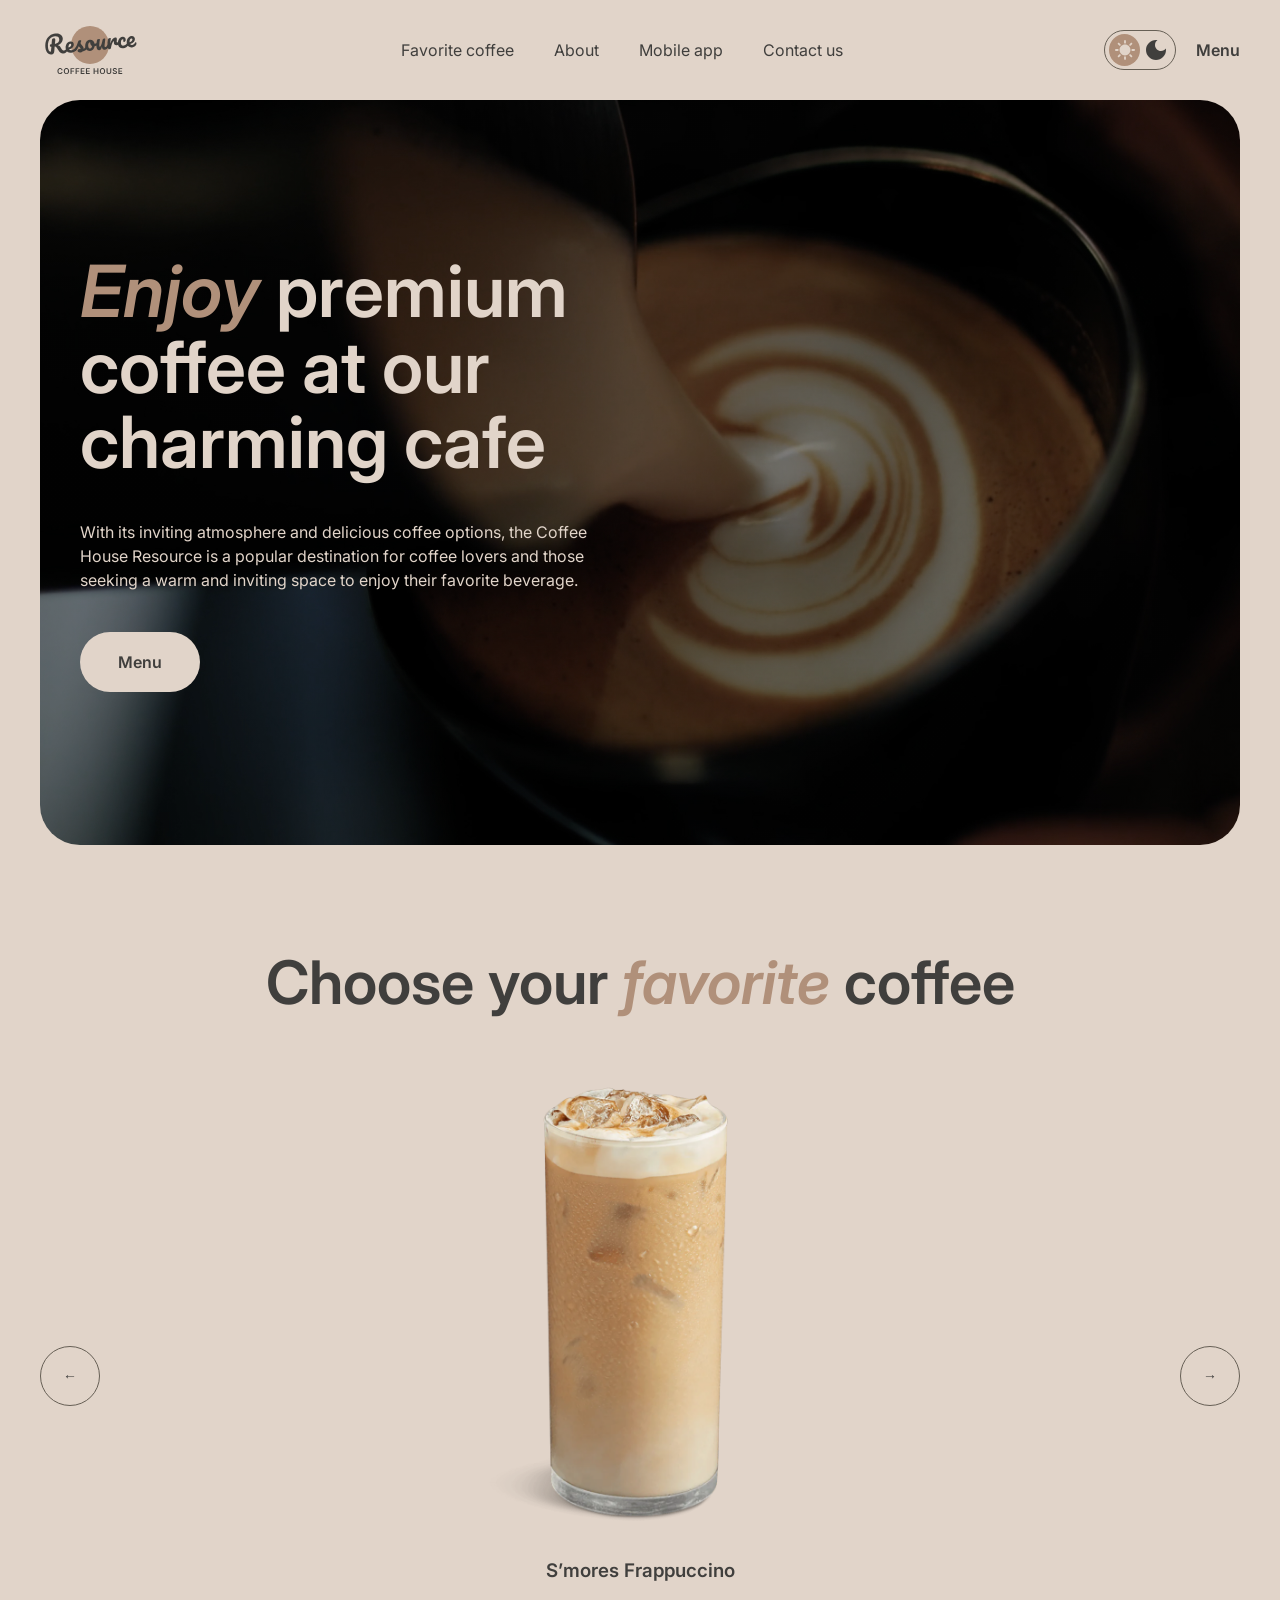
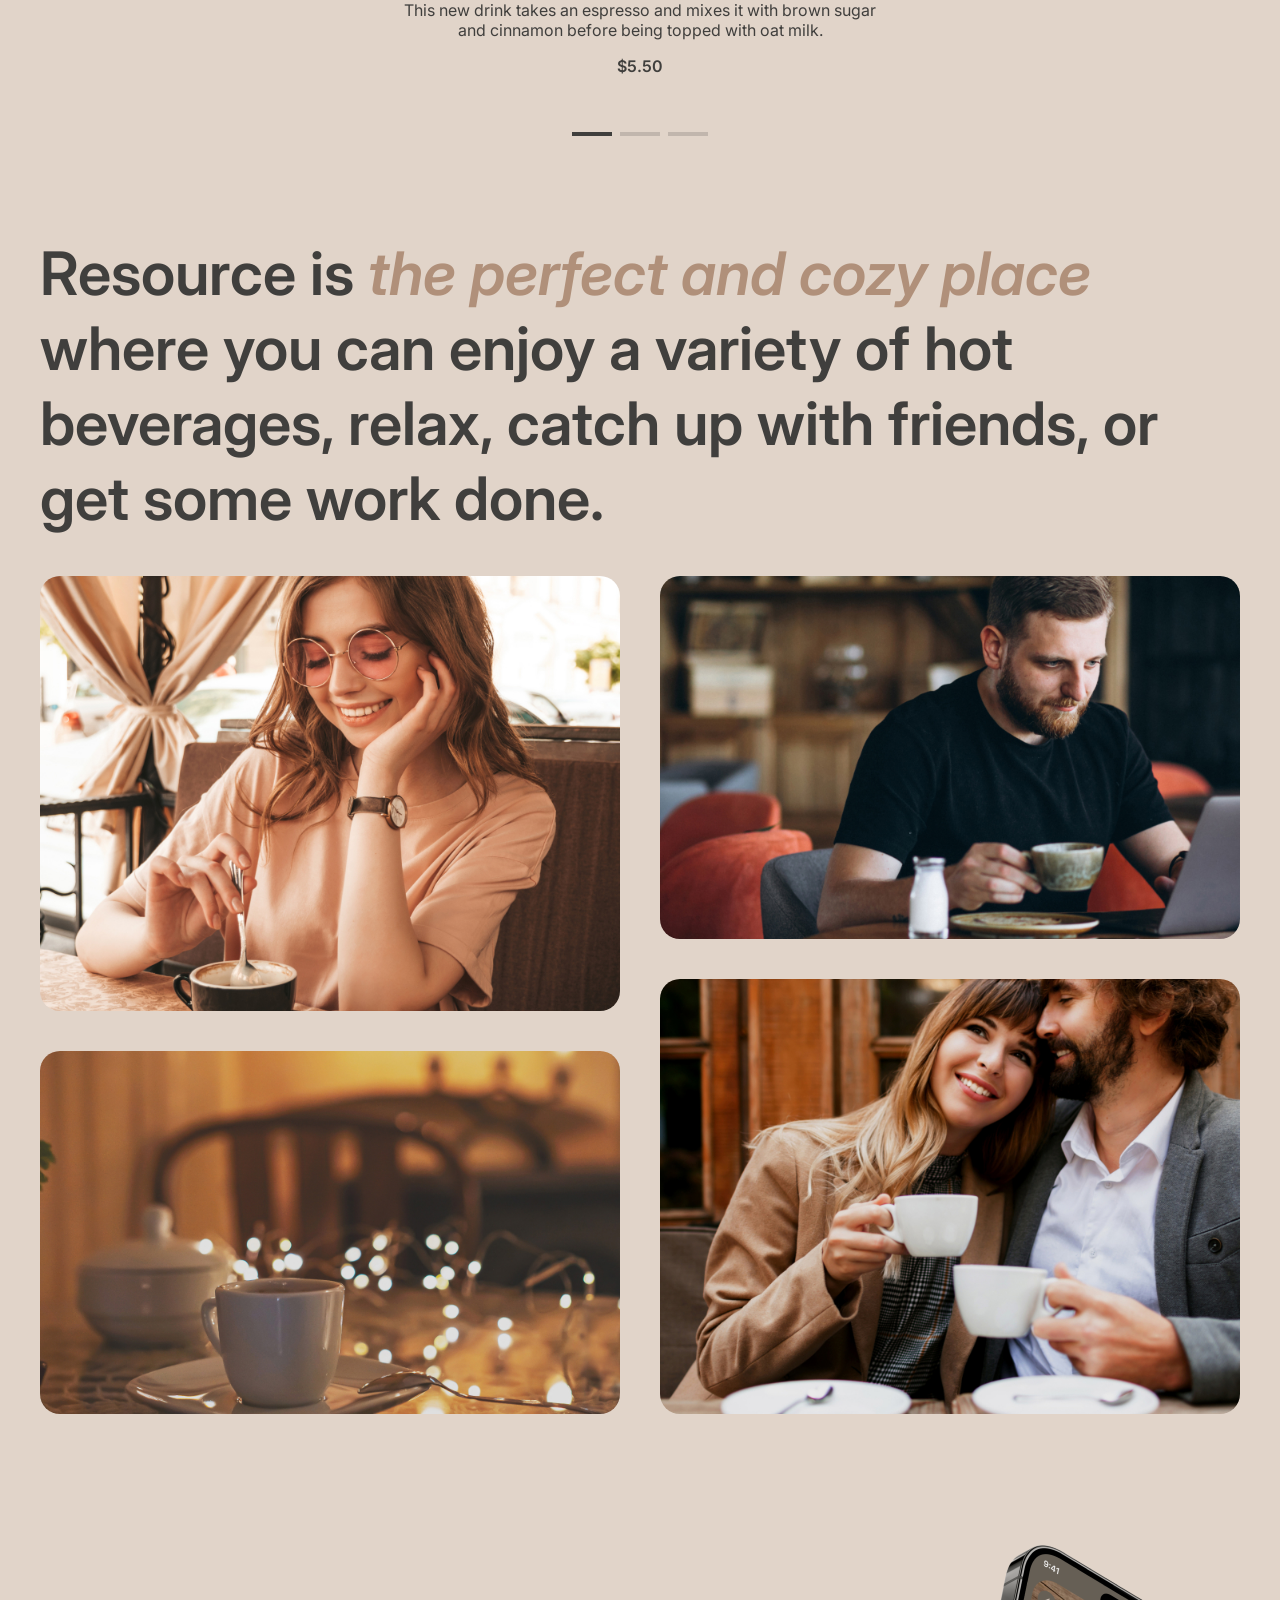
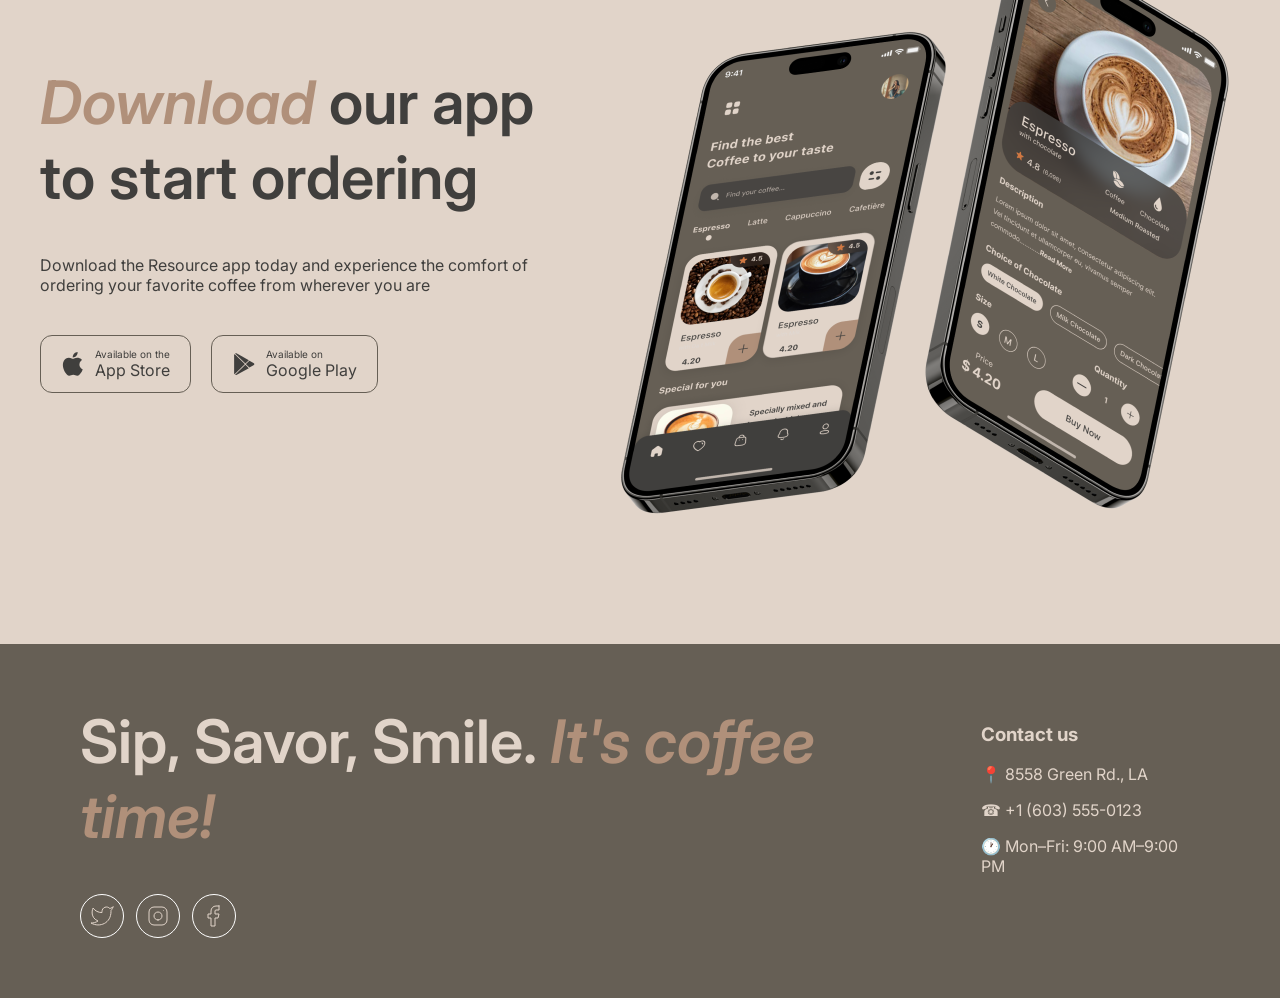
<file: index.html>
<!DOCTYPE html>
<html lang="en">

<head>
    <meta charset="UTF-8">

    <meta
        name="viewport"
        content="width=device-width, initial-scale=1.0"
    >

    <title>Coffee House</title>

    <link
        rel="icon"
        href="images/logo.svg"
        type="image/svg+xml"
    >

    <link rel="stylesheet" href="css/base.css">
    <link rel="stylesheet" href="css/header.css">
    <link rel="stylesheet" href="css/theme-switch.css">
    <link rel="stylesheet" href="css/mobile-menu.css">
    <link rel="stylesheet" href="css/menu.css">
    <link rel="stylesheet" href="css/button.css">
    <link rel="stylesheet" href="css/hero.css">
    <link rel="stylesheet" href="css/favorite.css">
    <link rel="stylesheet" href="css/about.css">
    <link rel="stylesheet" href="css/mobile.css">
    <link rel="stylesheet" href="css/footer.css">
</head>

<body>

    <header class="header">

        <div class="container header__container">

            <a
                class="logo"
                href="index.html"
            >
                <img
                    class="logo__image"
                    src="images/logo.svg"
                    alt="Coffee House"
                >
            </a>

            <nav class="navigation">

                <ul class="navigation__list">

                    <li class="navigation__item">
                        <a
                            class="navigation__link"
                            href="#favorite"
                        >
                            Favorite coffee
                        </a>
                    </li>

                    <li class="navigation__item">
                        <a
                            class="navigation__link"
                            href="#about"
                        >
                            About
                        </a>
                    </li>

                    <li class="navigation__item">
                        <a
                            class="navigation__link"
                            href="#mobile"
                        >
                            Mobile app
                        </a>
                    </li>

                    <li class="navigation__item">
                        <a
                            class="navigation__link"
                            href="#contact"
                        >
                            Contact us
                        </a>
                    </li>

                </ul>

            </nav>

            <div class="header__actions">

                <label class="theme-switch">

                    <input
                        class="theme-switch__input"
                        type="checkbox"
                        aria-label="Switch color theme"
                    >

                    <span class="theme-switch__icon theme-switch__icon--sun">
                        <img
                            src="images/Sun.svg"
                            alt=""
                        >
                    </span>

                    <span class="theme-switch__icon theme-switch__icon--moon">
                        <img
                            src="images/Moon.svg"
                            alt=""
                        >
                    </span>

                </label>

                <a
                    class="menu-link"
                    href="menu.html"
                >
                    <span class="menu-link__text">
                        Menu
                    </span>
                </a>

                <button
                    class="burger"
                    type="button"
                    aria-controls="mobile-menu"
                    aria-label="Open navigation menu"
                >
                    ☰
                </button>

            </div>

        </div>

    </header>

    <nav
        class="mobile-menu"
        id="mobile-menu"
    >
        <ul class="mobile-menu__list">
            <li class="mobile-menu__item">
                <a
                    class="mobile-menu__link"
                    href="#favorite"
                >
                    Favorite coffee
                </a>
            </li>
            <li class="mobile-menu__item">
                <a
                    class="mobile-menu__link"
                    href="#about"
                >
                    About
                </a>
            </li>
            <li class="mobile-menu__item">
                <a
                    class="mobile-menu__link"
                    href="#mobile"
                >
                    Mobile app
                </a>
            </li>
            <li class="mobile-menu__item">
                <a
                    class="mobile-menu__link"
                    href="#contact"
                >
                    Contact us
                </a>
            </li>
            <li class="mobile-menu__item">
                <a
                    class="mobile-menu__link"
                    href="menu.html"
                >
                    Menu
                </a>
            </li>
        </ul>
    </nav>

    <main>

        <section class="hero">

            <div class="container hero__container">

                <div class="hero__content">

                    <h1 class="hero__title">
                        <span>Enjoy</span> premium coffee
                        at our charming cafe
                    </h1>

                    <p class="hero__description">
                        With its inviting atmosphere and delicious coffee options, the Coffee
                        House Resource is a popular destination for coffee lovers and those
                        seeking a warm and inviting space to enjoy their favorite beverage.
                    </p>

                    <a
                        class="button button--primary"
                        href="menu.html"
                    >
                        Menu
                    </a>

                </div>

            </div>

        </section>

        <section class="favorite" id="favorite">
			<div class="container">

            	<h2 class="favorite__title">
                	Choose your <span>favorite</span> coffee
            	</h2>

				<div class="slider">

					<button
						class="slider__button slider__button--prev"
						type="button"
						aria-label="Previous coffee"
					>
						←
					</button>

					<div class="slider__window">
						<div class="slider__track">

							<article class="coffee-card">
								<img
									class="coffee-card__image"
									src="images/coffee-slider-1.png"
									alt=""
								>

								<h3 class="coffee-card__title">
									S’mores Frappuccino
								</h3>

								<p class="coffee-card__description">
									This new drink takes an espresso and mixes it with brown sugar and cinnamon before being topped with oat milk.
								</p>

								<p class="coffee-card__price">
									$5.50
								</p>
							</article>

							<article class="coffee-card">
								<img
									class="coffee-card__image"
									src="images/coffee-slider-2.png"
									alt=""
								>

								<h3 class="coffee-card__title">
									Caramel Macchiato
								</h3>

								<p class="coffee-card__description">
									Fragrant and unique classic espresso with rich caramel-peanut syrup, with cream under whipped thick foam.
								</p>

								<p class="coffee-card__price">
									$5.00
								</p>
							</article>

							<article class="coffee-card">
								<img
									class="coffee-card__image"
									src="images/coffee-slider-3.png"
									alt=""
								>

								<h3 class="coffee-card__title">
									Ice coffee
								</h3>

								<p class="coffee-card__description">
									A popular summer drink that tones and invigorates. Prepared from coffee, milk and ice.
								</p>

								<p class="coffee-card__price">
									$4.50
								</p>
							</article>

						</div>
					</div>

					<button
						class="slider__button slider__button--next"
						type="button"
						aria-label="Next coffee"
					>
						→
					</button>
				</div>
				<div class="slider__controls">

					<button
						class="slider__indicator slider__indicator--active"
						type="button"
						aria-label="Slide 1"
					></button>

					<button
						class="slider__indicator"
						type="button"
						aria-label="Slide 2"
					></button>

					<button
						class="slider__indicator"
						type="button"
						aria-label="Slide 3"
					></button>

				</div>
        	</div>
        </section>

		<section class="about" id="about">

			<div class="container">

				<h2 class="about__title">
					Resource is <span>the perfect and cozy place</span> where
					you can enjoy a variety of hot beverages, relax,
					catch up with friends, or get some work done.
				</h2>

					<div class="about__gallery">

						<div class="about__gallery-column">

							<img
								class="about__image about__image--large"
								src="images/about-1.jpg"
								alt=""
							>

							<img
								class="about__image about__image--small"
								src="images/about-2.jpg"
								alt=""
							>

						</div>

						<div class="about__gallery-column">

							<img
								class="about__image about__image--small"
								src="images/about-3.jpg"
								alt=""
							>

							<img
								class="about__image about__image--large"
								src="images/about-4.jpg"
								alt=""
							>

						</div>

					</div>

			</div>

		</section>

        <section class="mobile" id="mobile">

            <div class="container">

                <div class="mobile__content">

                    <div class="mobile__info">

                        <h2 class="mobile__title">
                            <span>Download</span> our app
                            to start ordering
                        </h2>

                        <p class="mobile__description">
                            Download the Resource app today and experience the comfort of ordering your
                            favorite coffee from wherever you are
                        </p>

                        <div class="mobile__buttons">

                            <a
                                class="mobile__button"
                                href="#"
                            >
                                <img
                                    class="mobile__button-icon"
                                    src="images/apple.svg"
                                    alt=""
                                >

                                <span class="mobile__button-text">
                                    <span class="mobile__button-label">
                                        Available on the
                                    </span>

                                    App Store
                                </span>
                            </a>

                            <a
                                class="mobile__button"
                                href="#"
                            >
                                <img
                                    class="mobile__button-icon"
                                    src="images/google.svg"
                                    alt=""
                                >

                                <span class="mobile__button-text">
                                    <span class="mobile__button-label">
                                        Available on
                                    </span>

                                    Google Play
                                </span>
                            </a>

                        </div>

                    </div>

                    <div class="mobile__image-wrapper">

                        <img
                            class="mobile__image"
                            src="images/mobile-screens.png"
                            alt="Coffee House mobile app"
                        >

                    </div>

                </div>

            </div>

        </section>

    </main>

    <footer class="footer" id="contact">

        <div class="container">

            <div class="footer__content">

                <div class="footer__social">

                    <h2 class="footer__title">
                        Sip, Savor, Smile.
                        <span>It's coffee time!</span>
                    </h2>

                    <div class="footer__social-links">

                        <button
                            class="footer__social-button"
                            type="button"
                            aria-label="Twitter"
                        >
                            <img
                                src="images/twitter.svg"
                                alt=""
                            >
                        </button>

                        <button
                            class="footer__social-button"
                            type="button"
                            aria-label="Instagram"
                        >
                            <img
                                src="images/instagram.svg"
                                alt=""
                            >
                        </button>

                        <button
                            class="footer__social-button"
                            type="button"
                            aria-label="Facebook"
                        >
                            <img
                                src="images/facebook.svg"
                                alt=""
                            >
                        </button>

                    </div>

                </div>

                <div class="footer__contacts">

                    <h3 class="footer__contacts-title">
                        Contact us
                    </h3>

                    <a
                        class="footer__contact"
                        href="#"
                    >
                        📍 8558 Green Rd.,  LA
                    </a>

                    <a
                        class="footer__contact"
                        href="tel:+16035550123"
                    >
                        ☎ +1 (603) 555-0123
                    </a>

                    <a
                        class="footer__contact"
                        href="#"
                    >
                        🕐 Mon–Fri: 9:00 AM–9:00 PM
                    </a>

                </div>

            </div>

        </div>

    </footer>

    <script src="js/theme_switch.js"></script>
    <script src="js/burger_menu.js"></script>
    <script src="js/slider.js"></script>

</body>

</html>
</file>
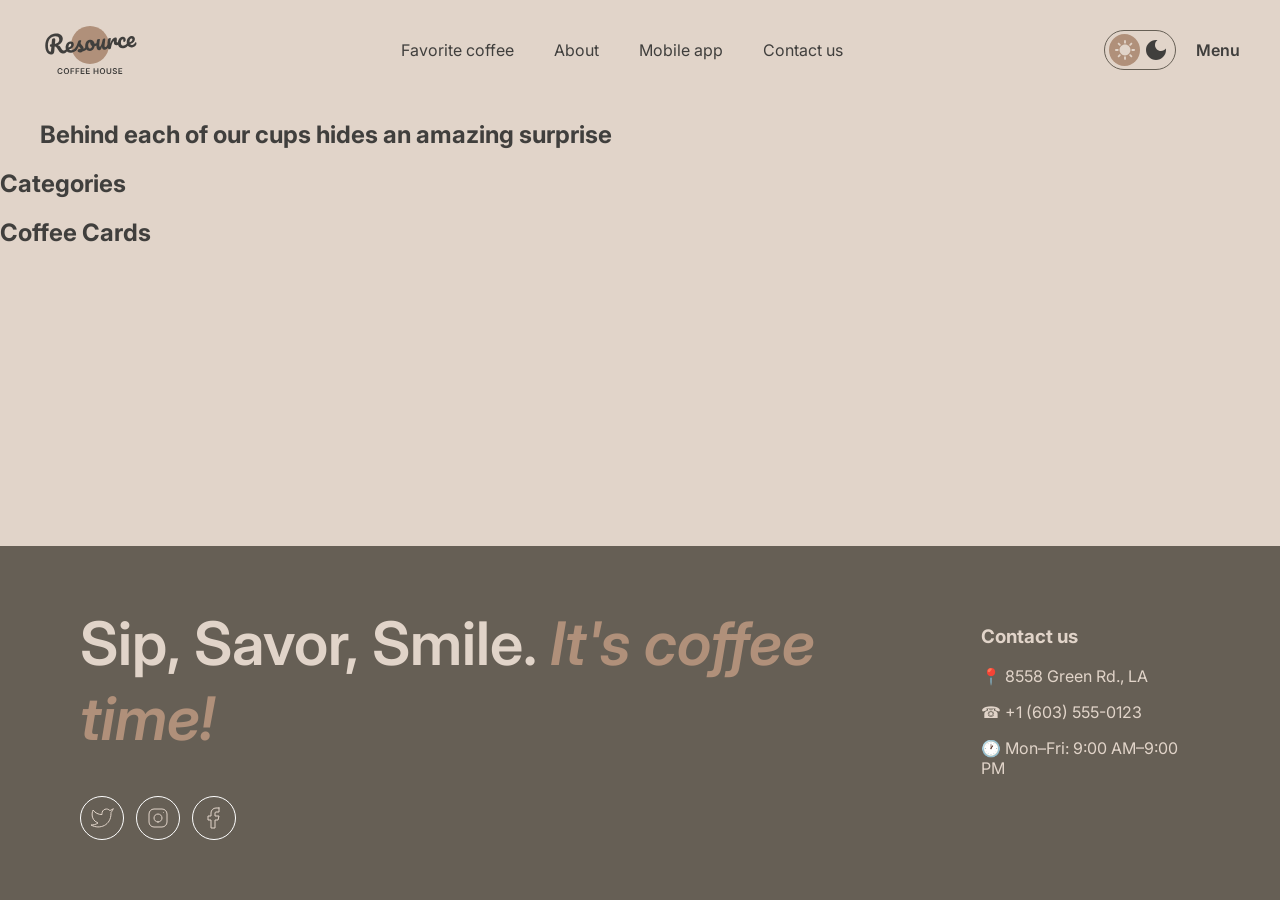
<file: menu.html>
<!DOCTYPE html>
<html lang="en">

<head>
    <meta charset="UTF-8">

    <meta
        name="viewport"
        content="width=device-width, initial-scale=1.0"
    >

    <title>Menu - Coffee House</title>

    <link
        rel="icon"
        href="images/logo.svg"
        type="image/svg+xml"
    >

    <link rel="stylesheet" href="css/base.css">
    <link rel="stylesheet" href="css/header.css">
    <link rel="stylesheet" href="css/theme-switch.css">
    <link rel="stylesheet" href="css/mobile-menu.css">
    <link rel="stylesheet" href="css/menu.css">
    <link rel="stylesheet" href="css/button.css">
    <link rel="stylesheet" href="css/footer.css">
</head>

<body>

    <header class="header">

        <div class="container header__container">

            <a
                class="logo"
                href="index.html"
            >
                <img
                    class="logo__image"
                    src="images/logo.svg"
                    alt="Coffee House"
                >
            </a>

            <nav class="navigation">

                <ul class="navigation__list">

                    <li class="navigation__item">
                        <a
                            class="navigation__link"
                            href="index.html#favorite"
                        >
                            Favorite coffee
                        </a>
                    </li>

                    <li class="navigation__item">
                        <a
                            class="navigation__link"
                            href="index.html#about"
                        >
                            About
                        </a>
                    </li>

                    <li class="navigation__item">
                        <a
                            class="navigation__link"
                            href="index.html#mobile"
                        >
                            Mobile app
                        </a>
                    </li>

                    <li class="navigation__item">
                        <a
                            class="navigation__link"
                            href="index.html#contact"
                        >
                            Contact us
                        </a>
                    </li>

                </ul>

            </nav>

            <div class="header__actions">

               <label class="theme-switch">

                    <input
                        class="theme-switch__input"
                        type="checkbox"
                        aria-label="Switch color theme"
                    >

                    <span class="theme-switch__icon theme-switch__icon--sun">
                        <img
                            src="images/Sun.svg"
                            alt=""
                        >
                    </span>

                    <span class="theme-switch__icon theme-switch__icon--moon">
                        <img
                            src="images/Moon.svg"
                            alt=""
                        >
                    </span>

                </label>

                <a
                    class="menu-link menu-link--active"
                    href="menu.html"
                >
                    <span class="menu-link__text">
                        Menu
                    </span>
                </a>

                <button
                    class="burger"
                    type="button"
                    aria-controls="mobile-menu"
                    aria-label="Open navigation menu"
                >
                    ☰
                </button>

            </div>

        </div>

    </header>

    <nav
        class="mobile-menu"
        id="mobile-menu"
    >
        <ul class="mobile-menu__list">
            <li class="mobile-menu__item">
                <a
                    class="mobile-menu__link"
                    href="index.html#favorite"
                >
                    Favorite coffee
                </a>
            </li>
            <li class="mobile-menu__item">
                <a
                    class="mobile-menu__link"
                    href="index.html#about"
                >
                    About
                </a>
            </li>
            <li class="mobile-menu__item">
                <a
                    class="mobile-menu__link"
                    href="index.html#mobile"
                >
                    Mobile app
                </a>
            </li>
            <li class="mobile-menu__item">
                <a
                    class="mobile-menu__link"
                    href="index.html#contact"
                >
                    Contact us
                </a>
            </li>
            <li class="mobile-menu__item">
                <a
                    class="mobile-menu__link"
                    href="index.html"
                >
                    Main page
                </a>
            </li>
        </ul>
    </nav>

    <main>

        <section class="menu-hero">

            <div class="container">

                <h1 class="menu-hero__title">
                    Behind each of our cups
                    hides
                    <span class="menu-hero__accent">
                        an amazing surprise
                    </span>
                </h1>

            </div>

        </section>

        <section class="menu-categories">
            <h2>
                Categories
            </h2>
        </section>

        <section class="menu-cards">
            <h2>
                Coffee Cards
            </h2>
        </section>

    </main>

    <footer class="footer" id="contact">

        <div class="container">

            <div class="footer__content">

                <div class="footer__social">

                    <h2 class="footer__title">
                        Sip, Savor, Smile.
                        <span>It's coffee time!</span>
                    </h2>

                    <div class="footer__social-links">

                        <button
                            class="footer__social-button"
                            type="button"
                            aria-label="Twitter"
                        >
                            <img
                                src="images/twitter.svg"
                                alt=""
                            >
                        </button>

                        <button
                            class="footer__social-button"
                            type="button"
                            aria-label="Instagram"
                        >
                            <img
                                src="images/instagram.svg"
                                alt=""
                            >
                        </button>

                        <button
                            class="footer__social-button"
                            type="button"
                            aria-label="Facebook"
                        >
                            <img
                                src="images/facebook.svg"
                                alt=""
                            >
                        </button>

                    </div>

                </div>

                <div class="footer__contacts">

                    <h3 class="footer__contacts-title">
                        Contact us
                    </h3>

                    <a
                        class="footer__contact"
                        href="#"
                    >
                        📍 8558 Green Rd.,  LA
                    </a>

                    <a
                        class="footer__contact"
                        href="tel:+16035550123"
                    >
                        ☎ +1 (603) 555-0123
                    </a>

                    <a
                        class="footer__contact"
                        href="#"
                    >
                        🕐 Mon–Fri: 9:00 AM–9:00 PM
                    </a>

                </div>

            </div>

        </div>

    </footer>

    <script src="js/theme_switch.js"></script>
    <script src="js/burger_menu.js"></script>

</body>

</html>
</file>
<file: css/base.css>
@import url('https://fonts.googleapis.com/css2?family=Inter:ital,wght@0,400;0,500;0,600;1,400;1,500;1,600&display=swap');

:root {
    --color-text-primary: #403f3d;
    --color-text-inverse: #e1d4c9;
    --color-text-accent: #b0907a;

    --color-background: #e1d4c9;
    --color-container: #665f55;

    --color-border-primary: #c1b6ad;
	--color-border-inverse: #665f55;
}

body.dark-theme {
    --color-text-primary: #e1d4c9;
    --color-text-inverse: #e1d4c9;
    --color-text-accent: #b09070;

    --color-container: #403f3d;
    --color-background: #292826;

    --color-border-inverse: #c1b6ad;
    --color-border-primary: #665f55;
}

* {
    box-sizing: border-box;
}

html {
    scroll-behavior: smooth;
}

body {
	margin: 0;

	font-family: "Inter", sans-serif;
	color: var(--color-text-primary);
    background-color: var(--color-background);

    min-height: 100vh;
    display: flex;
    flex-direction: column;

    transition:
        background-color 0.3s ease,
        color 0.3s ease;
}

main {
    flex: 1;
}

.container {
    max-width: 1440px;
    margin: 0 auto;
    padding: 0 40px;
}

@media (max-width: 768px) {
    .container {
        padding: 0 16px;
    }

    .favorite__title,
    .about__title,
    .mobile__title,
    .footer__title {
        font-size: 40px;
    }
}

a {
    color: inherit;
    text-decoration: none;
}

img {
    max-width: 100%;
    height: auto;
}

.hero__title span,
.favorite__title span,
.about__title span,
.mobile__title span,
.footer__title span  {
    color: var(--color-text-accent);
    font-style: italic;
}

.favorite,
.about,
.mobile {
    padding-top: 100px;
}
</file>
<file: css/header.css>
.header {
    padding: 20px 0;
}

.header .container {
    display: flex;
    align-items: center;
	justify-content: space-between;
}

.header__actions {
    display: flex;
    align-items: center;
    gap: 20px;
}

.navigation__list {
    display: flex;
    gap: 40px;
    margin: 0;
    padding: 0;
    list-style: none;
}

.logo {
    display: block;
    flex-shrink: 0;
}

.logo__image {
    display: block;
    width: 100px;
    height: auto;
}

.navigation__link {
	color: inherit;
    text-decoration: none;
    font-size: 16px;
    transition: color 0.3s ease;
}

.navigation__link:hover {
    color: var(--color-text-accent);
}

@media (max-width: 768px) {
    .navigation {
        display: none;
    }

    .header__actions {
        margin-left: auto;
    }
}
</file>
<file: css/theme-switch.css>
.theme-switch {
    display: flex;
    align-items: center;
    justify-content: space-between;

    width: 72px;
    height: 40px;

    padding: 4px;

    border: 1px solid var(--color-border-inverse);
    border-radius: 20px;

    background-color: transparent;

    cursor: pointer;
}

.theme-switch__input {
    position: absolute;
    opacity: 0;
    pointer-events: none;
}

.theme-switch__icon {
    width: 32px;
    height: 32px;

    display: flex;
    align-items: center;
    justify-content: center;

    border-radius: 50%;
}

.theme-switch__icon img {
    width: 20px;
    height: 20px;

    display: block;
}

.theme-switch__icon--sun {
    background-color: var(--color-text-accent);
}

.theme-switch__icon--moon {
    background-color: transparent;
}

.theme-switch__input:checked ~ .theme-switch__icon--sun {
    background-color: transparent;
}

.theme-switch__input:checked ~ .theme-switch__icon--moon {
    background-color: var(--color-text-accent);
}

.theme-switch:not(:has(.theme-switch__input:checked)):hover
.theme-switch__icon--moon {
    background-color: var(--color-container);
}

.theme-switch:not(:has(.theme-switch__input:checked)):hover
.theme-switch__icon--moon img {
    filter: brightness(0);
}

.theme-switch:has(.theme-switch__input:checked):hover
.theme-switch__icon--sun {
    background-color: var(--color-container);
}

.theme-switch:hover,
.burger:hover {
    opacity: 0.7;
}

.burger {
    display: none;
}

@media (max-width: 768px) {
    .burger {
        display: block;

        width: 40px;
        height: 40px;

        border: 1px solid var(--color-border-inverse);
        border-radius: 20px;

        background-color: transparent;
        /* color: var(--color-text-primary); */

        font-size: 20px;
    }
}
</file>
<file: css/mobile-menu.css>
.header {
    position: relative;
    z-index: 100;
}

body.menu-open {
    overflow: hidden;
}

.mobile-menu {
    position: fixed;
    inset: 0;

    padding: 100px 30px;
    background-color: var(--color-background);

    z-index: 90;

    opacity: 0;
    visibility: hidden;
    transform: translateY(-12px);

    transition:
        opacity 0.3s ease,
        transform 0.3s ease,
        visibility 0s linear 0.3s;
}

.mobile-menu.is-open {
    opacity: 1;
    visibility: visible;
    transform: translateY(0);

}

.mobile-menu__list {
    display: flex;
    flex-direction: column;
    justify-content: space-between;
    align-items: center;

    list-style: none;
}

.mobile-menu__link {
    display: block;

    padding: 16px 20px;

    color: var(--color-text-primary);

    font-size: 30px;
    font-weight: 400;

    text-align: center;

    text-decoration: none;

}

.mobile-menu__link:hover {
    background-color: var(--color-container);
    color: var(--color-text-inverse);
}
</file>
<file: css/menu.css>
.menu-link {
    display: flex;
    align-items: center;
    gap: 8px;

    color: inherit;
    text-decoration: none;

    font-size: 16px;
    font-weight: 600;
}

.menu-link__icon {
    display: block;

    width: 20px;
    height: 20px;
}

.menu-link:hover .menu-link__text {
    text-decoration: underline;
    text-underline-offset: 4px;
}

@media (max-width: 768px) {
    .menu-link {
        display: none;
    }
}
</file>
<file: css/button.css>
.button {
    display: inline-flex;
    align-items: center;
    justify-content: center;

    min-width: 120px;
    padding: 20px 30px;

    border: none;
    border-radius: 30px;

    font-family: inherit;
    font-size: 16px;
    font-weight: 600;

    text-decoration: none;

    cursor: pointer;

    transition:
        background-color 0.3s ease,
        color 0.3s ease;
}

.button--primary {
    color: var(--color-text-primary);
    background-color: var(--color-background);
}

.button--primary:hover {
    background-color: #ffffff;
}
</file>
<file: css/hero.css>
.hero {
    display: flex;
    align-items: center;

    min-height: 745px;

    margin: 0 40px;
    border-radius: 40px;
    overflow: hidden;

    background-image:
        linear-gradient(
            rgba(0, 0, 0, 0.45),
            rgba(0, 0, 0, 0.45)
        ),
        url("../images/img-hero.jpg");

    background-repeat: no-repeat;
    background-position: center;
    background-size: cover;
}

.hero__container {
    width: 100%;
    min-width: 0;
    min-height: 100%;
}

.hero__content {
    max-width: 530px;

    overflow-wrap: break-word;

    color: #e1d4c9;
}

.hero__title {
    margin: 0 0 40px;

    font-size: 72px;
    line-height: 1.05;
    font-weight: 600;
}

.hero__description {
    margin: 0 0 40px;

    color: #e1d4c9;

    font-size: 16px;
    line-height: 1.5;
}

@media (max-width: 768px) {
    .hero {
        min-height: 420px;
    }

    .hero__container {
        padding-block: 40px;
    }

    .hero__title {
        font-size: 40px;
    }
}

@media (min-width: 1440px) {
    .hero {
        max-width: 1360px;
        margin: 0 auto;
    }
}
</file>
<file: css/favorite.css>
.favorite__title {
    margin: 0 0 40px;

    font-size: 60px;
    line-height: 1.25;
    font-weight: 600;
	text-align: center;
}

.slider {
    display: flex;
    align-items: center;
    justify-content: space-between;
}

.slider__window {
	width: 480px;
    overflow: hidden;
}

.slider__track {
    display: flex;
    transition: transform 0.5s ease;
}

.slider__track.no-transition {
    transition: none;
}

.slider__button {
    width: 60px;
    height: 60px;

	border: 1px solid var(--color-border-inverse);
    border-radius: 50%;

    background: transparent;
    color: var(--color-text-primary);

	font-size: 14px;
    font-weight: 400;
    line-height: 1;

    display: flex;
    align-items: center;
    justify-content: center;

    cursor: pointer;
}

.slider__button:hover {
    background: var(--color-container);
    color: white;
}

.slider__button:focus-visible,
.slider__indicator:focus-visible {
    outline: 2px solid var(--color-border-inverse);
    outline-offset: 2px;
}

.coffee-card {
    width: 480px;
    flex-shrink: 0;
    text-align: center;
}

.coffee-card__image {
    width: 100%;
    height: auto;
    display: block;
}

.coffee-card__title,
.coffee-card__price {
    font-weight: 600;
}

.slider__controls {
    display: flex;
    justify-content: center;
    align-items: center;
    gap: 8px;
    margin-top: 40px;
}

.slider__indicator {
    width: 40px;
    height: 4px;

    padding: 0;
    border: none;

    background: var(--color-border-primary);

    cursor: pointer;
}

.slider__indicator--active {
    background: var(--color-text-primary);
}

@media (max-width: 768px) {
    .slider {
        flex-wrap: wrap;
        justify-content: center;
        gap: 24px;
    }

    .slider__window {
        order: -1;
        width: 100%;
    }

    .coffee-card {
        width: 100%;
    }
}
</file>
<file: css/about.css>
.about__title {
    margin: 0 0 40px;

    font-size: 60px;
    line-height: 1.25;
    font-weight: 600;
}

.about__gallery {
    display: grid;
    grid-template-columns: 1fr 1fr;
    gap: 40px;
}

.about__gallery-column {
    display: flex;
    flex-direction: column;
    justify-content: flex-end;
    gap: 40px;
}

.about__image {
    width: 100%;
    display: block;
    object-fit: cover;
    border-radius: 20px;
}

.about__image--large {
    aspect-ratio: 4 / 3;
}

.about__image--small {
    aspect-ratio: 16 / 10;
}

@media (max-width: 768px) {
    .about__gallery {
        grid-template-columns: 1fr;
    }
}
</file>
<file: css/mobile.css>
.mobile__content {
    display: flex;
    align-items: center;
    justify-content: space-between;
    gap: 40px;
}

.mobile__title {
    margin: 0 0 40px;

    font-size: 60px;
    line-height: 1.25;
    font-weight: 600;
}

.mobile__info {
    max-width: 630px;
}

.mobile__image-wrapper {
    flex-shrink: 0;
}

.mobile__image {
    display: block;
    max-width: 100%;
    height: auto;
}

.mobile__buttons {
    display: flex;
    gap: 20px;
    margin-top: 40px;
}

.mobile__button {
    display: flex;
    align-items: center;
    gap: 10px;

    padding: 12px 20px;

    border: 1px solid  var(--color-border-inverse);
    border-radius: 12px;

    color: inherit;
    text-decoration: none;
}

.mobile__button-icon {
    width: 24px;
    height: 24px;
}

.mobile__button-text {
    display: flex;
    flex-direction: column;
}

.mobile__button-label {
    font-size: 10px;
}

.mobile__button:hover {
    background-color: var(--color-container);
}

.mobile__button:hover img {
    filter: brightness(0);
}

@media (max-width: 768px) {
    .mobile__content {
        flex-direction: column;
    }
}
</file>
<file: css/footer.css>
.footer {
    margin-top: 100px;
    padding: 60px 40px;

    background-color:var(--color-container);
    color: var(--color-text-inverse);
}

.footer__content {
    display: flex;
    justify-content: space-between;
    gap: 40px;
}

.footer__title {
    margin: 0 0 40px;

    font-size: 60px;
    line-height: 1.25;
    font-weight: 600;
}

.footer__social-link img {
    width: 24px;
    height: 24px;
    display: block;
}

.footer__contact {
    display: block;
    margin-bottom: 16px;
}

.footer__contact:hover {
    text-decoration: underline;
    text-underline-offset: 4px;
}

.footer__social-links {
    display: flex;
    gap: 12px;
}

.footer__social-button {
    width: 44px;
    height: 44px;

    padding: 0;

    border: 1px solid #ffffff;
    border-radius: 50%;

    background-color: transparent;

    display: flex;
    align-items: center;
    justify-content: center;

    cursor: pointer;
}

.footer__social-button:hover {
    background-color: var(--color-background);
}

.footer__social-button:hover img {
    filter: brightness(0);
}

@media (max-width: 768px) {
    .footer__content {
        flex-direction: column;
    }
}
</file>
